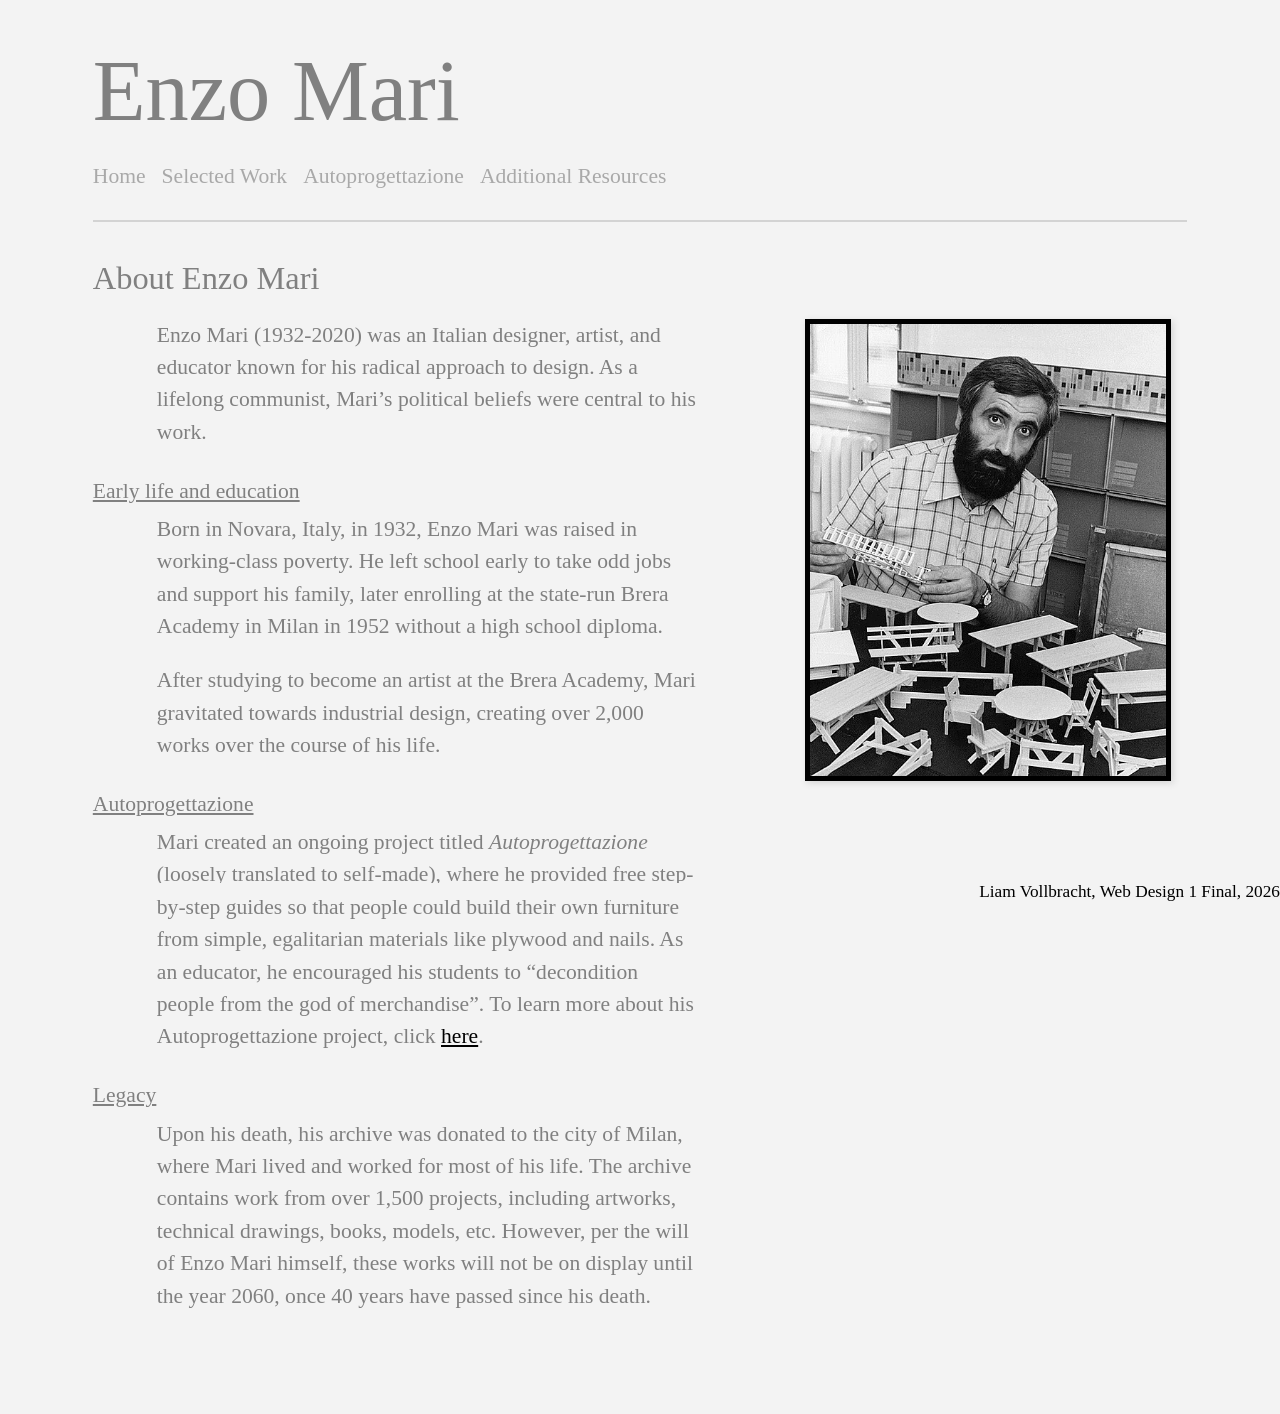
<file: index.html>
<!DOCTYPE html>
<html lang="en">

<head>
  <meta charset="UTF-8">
  <meta name="viewport" content="width=device-width, initial-scale=1.0">
  <title>Enzo Mari - Home</title>
  <link rel="stylesheet" href="reset.css">
  <link rel="stylesheet" href="main.css">
</head>

<body>
  <div class="wrapper">

    <header>
      <h1>Enzo Mari</h1>
    </header>



    <nav>
      <ul>
        <li><a href="index.html">Home</a></li>
        <li><a href="selected-work.html">Selected Work</a></li>
        <li><a href="autoprogettazione.html">Autoprogettazione</a></li>
        <li><a href="additional-resources.html">Additional Resources</a></li>
      </ul>
    </nav>


    <main>
      <section class="left-column">
        <h2>About Enzo Mari</h2>
        <img src="images/enzo-mari-1974.jpg" alt="Ezno Mari in 1974" class="pic-right">
        <p>Enzo Mari (1932-2020) was an Italian designer, artist, and educator known for his radical approach to design. As a lifelong communist, Mari’s political beliefs were central to his work.</p>
        <h3>Early life and education</h3>
        <p>Born in Novara, Italy, in 1932, Enzo Mari was raised in working-class poverty. He left school early to take odd jobs and support his family, later enrolling at the state-run Brera Academy in Milan in 1952 without a high school diploma.</p>
        <p>After studying to become an artist at the Brera Academy, Mari gravitated towards industrial design, creating over 2,000 works over the course of his life.</p>
        <h3>Autoprogettazione</h3>
        <p>Mari created an ongoing project titled <i>Autoprogettazione</i> (loosely translated to self-made), where he provided free step-by-step guides so that people could build their own furniture from simple, egalitarian materials like plywood and nails. As an educator, he encouraged his students to “decondition people from the god of merchandise”. To learn more about his Autoprogettazione project, click <a href="autoprogettazione.html">here</a>.</p>
        <h3>Legacy</h3>
        <p>Upon his death, his archive was donated to the city of Milan, where Mari lived and worked for most of his life. The archive contains work from over 1,500 projects, including artworks, technical drawings, books, models, etc. However, per the will of Enzo Mari himself, these works will not be on display until the year 2060, once 40 years have passed since his death. </p>
      </section>
    </main>
    <footer><small>Liam Vollbracht, Web Design 1 Final, 2026</small>
    </footer>



  </div>

</body>
</html>
</file>
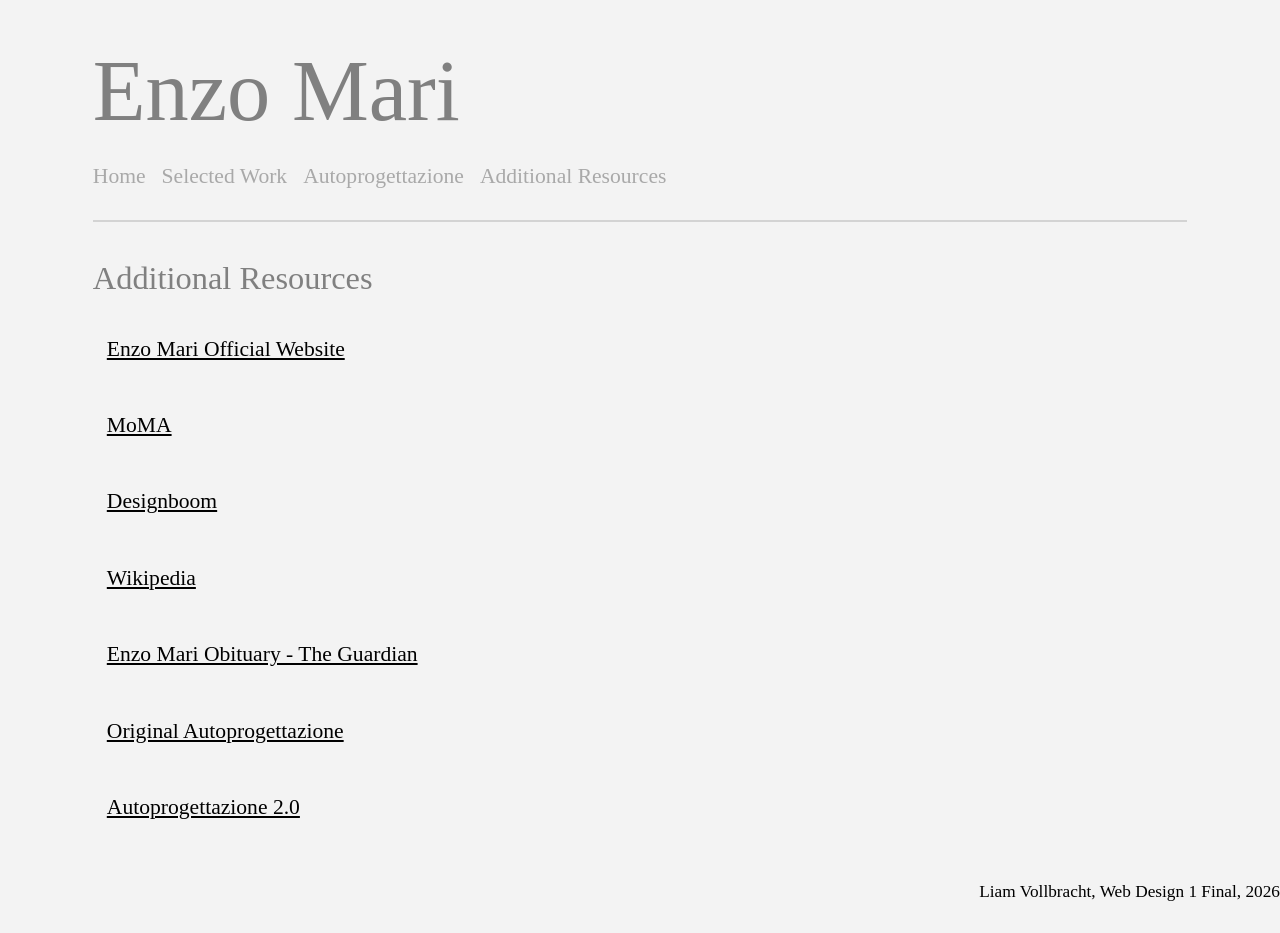
<file: additional-resources.html>
<!DOCTYPE html>
<html lang="en">

<head>
  <meta charset="UTF-8">
  <meta name="viewport" content="width=device-width, initial-scale=1.0">
  <title>Enzo Mari - Additional Resources</title>
  <link rel="stylesheet" href="reset.css">
  <link rel="stylesheet" href="main.css">
</head>

<body>
  <div class="wrapper">

    <header>
      <h1>Enzo Mari</h1>
    </header>



    <nav>
      <ul>
        <li><a href="index.html">Home</a></li>
        <li><a href="selected-work.html">Selected Work</a></li>
        <li><a href="autoprogettazione.html">Autoprogettazione</a></li>
        <li><a href="additional-resources.html">Additional Resources</a></li>
      </ul>
    </nav>

       <main>
      <section class="left-column">
        <h2>Additional Resources</h2>
        <ul>
          <li><a href="https://enzomari.com">Enzo Mari Official Website </a></li>
          <li><a href="https://www.moma.org/artists/3766-enzo-mari">MoMA </a></li>
          <li><a href="https://www.designboom.com/tag/enzo-mari/">Designboom</a></li>
          <li><a href="https://en.wikipedia.org/wiki/Enzo_Mari">Wikipedia</a></li>
          <li><a href="https://www.theguardian.com/artanddesign/2020/nov/01/enzo-mari-obituary">Enzo Mari Obituary - The Guardian</a></li>
          <li><a href="https://www.are.na/block/15966672">Original Autoprogettazione</a></li>
          <li><a href="https://www.domusweb.it/en/news/2012/04/11/autoprogettazione-2-0-on-display.html">Autoprogettazione 2.0</a></li>
        </ul>
      </section>

    </main>
    <footer><small>Liam Vollbracht, Web Design 1 Final, 2026</small>
    </footer>



  </div>

</body>
</html>
</file>
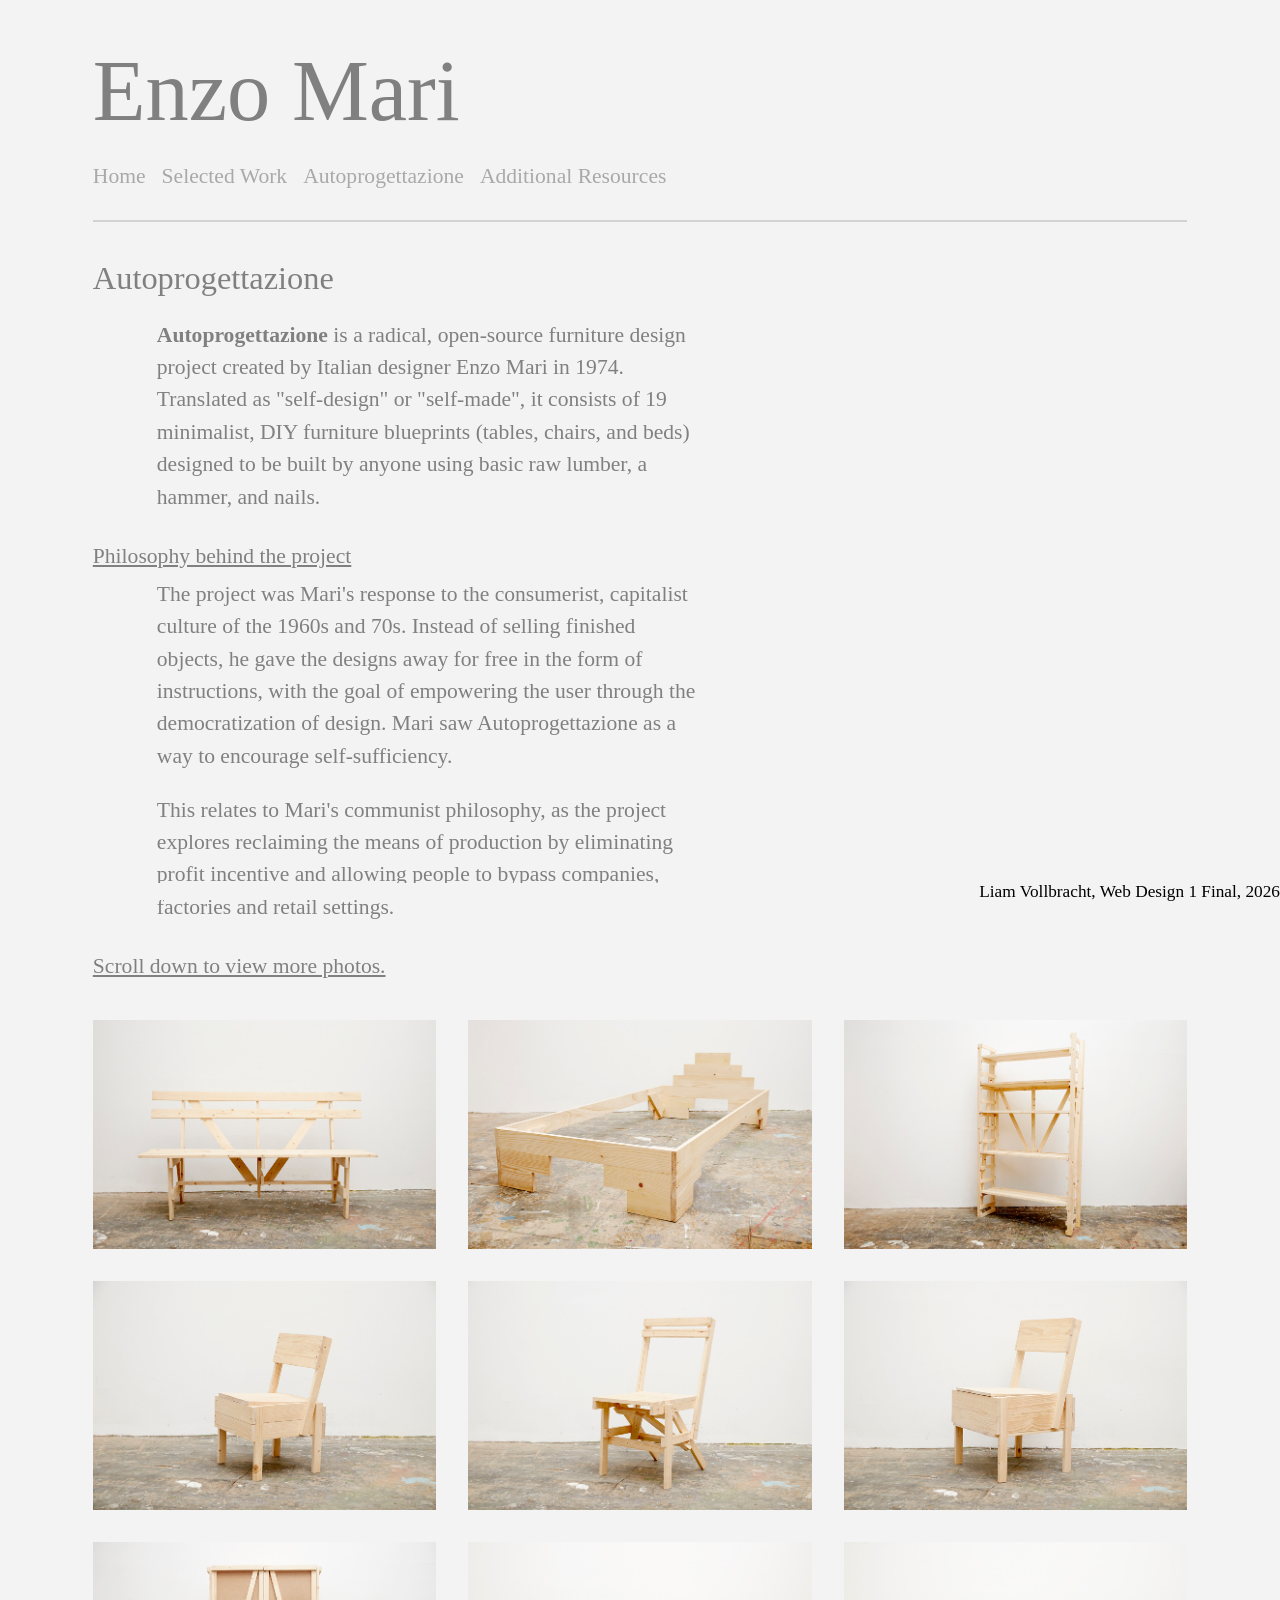
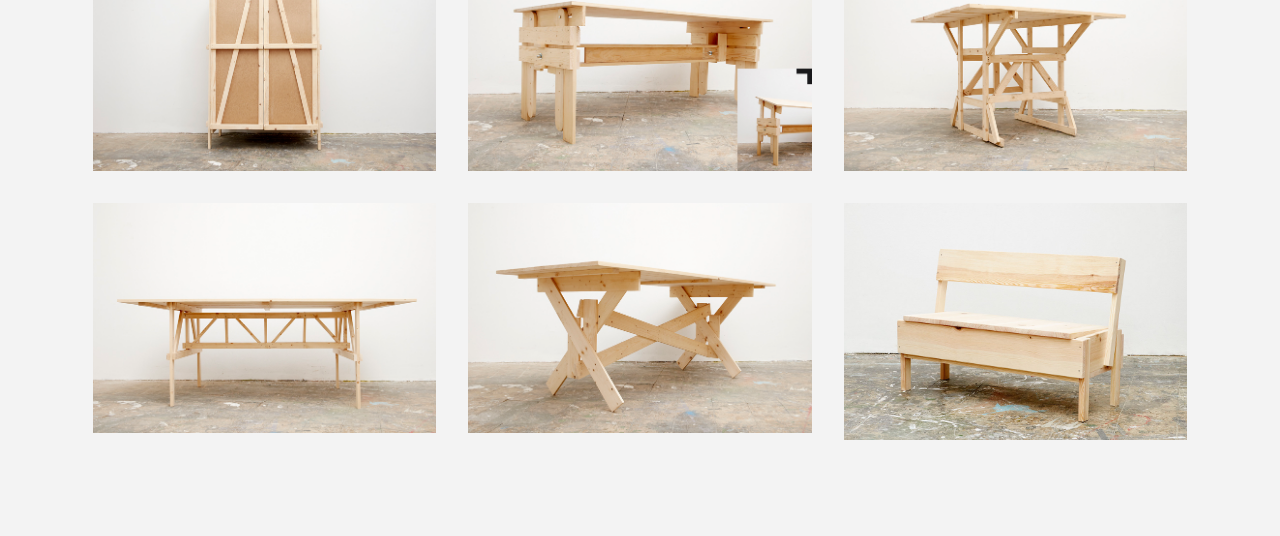
<file: autoprogettazione.html>
<!DOCTYPE html>
<html lang="en">

<head>
  <meta charset="UTF-8">
  <meta name="viewport" content="width=device-width, initial-scale=1.0">
  <title>Enzo Mari - Autoprogettazione</title>
  <link rel="stylesheet" href="reset.css">
  <link rel="stylesheet" href="main.css">
</head>

<body>
  <div class="wrapper">

    <header>
      <h1>Enzo Mari</h1>
    </header>



    <nav>
      <ul>
        <li><a href="index.html">Home</a></li>
        <li><a href="selected-work.html">Selected Work</a></li>
        <li><a href="autoprogettazione.html">Autoprogettazione</a></li>
        <li><a href="additional-resources.html">Additional Resources</a></li>
      </ul>
    </nav>

<main>
      <section class="left-column">
        <h2>Autoprogettazione</h2>
        <p><strong>Autoprogettazione</strong> is a radical, open-source furniture design project created by Italian designer Enzo Mari in 1974. Translated as "self-design" or "self-made", it consists of 19 minimalist, DIY furniture blueprints (tables, chairs, and beds) designed to be built by anyone using basic raw lumber, a hammer, and nails.</p>
        <h3>Philosophy behind the project</h3>
        <p>The project was Mari's response to the consumerist, capitalist culture of the 1960s and 70s. Instead of selling finished objects, he gave the designs away for free in the form of instructions, with the goal of empowering the user through the democratization of design. Mari saw Autoprogettazione as a way to encourage self-sufficiency. </p>
        <p>This relates to Mari's communist philosophy, as the project explores reclaiming the means of production by eliminating profit incentive and allowing people to bypass companies, factories and retail settings.</p>
        <h3> Scroll down to view more photos.</h3>
      </section>

<section class="gallery">
  <img src="images/autoprogettazione/autoprogettazione1.jpg" alt="autoprogettazione 1">
  <img src="images/autoprogettazione/autoprogettazione2.jpg" alt="autoprogettazione 2">
  <img src="images/autoprogettazione/autoprogettazione3.jpg" alt="autoprogettazione 3">
  <img src="images/autoprogettazione/autoprogettazione4.jpg" alt="autoprogettazione 4">
  <img src="images/autoprogettazione/autoprogettazione5.jpg" alt="autoprogettazione 5">
  <img src="images/autoprogettazione/autoprogettazione6.jpg" alt="autoprogettazione 6">
  <img src="images/autoprogettazione/autoprogettazione7.jpg" alt="autoprogettazione 7">
  <img src="images/autoprogettazione/autoprogettazione8.jpg" alt="autoprogettazione 8">
  <img src="images/autoprogettazione/autoprogettazione9.jpg" alt="autoprogettazione 9">
  <img src="images/autoprogettazione/autoprogettazione10.jpg" alt="autoprogettazione 10">
  <img src="images/autoprogettazione/autoprogettazione11.jpg" alt="autoprogettazione 11">
  <img src="images/autoprogettazione/autoprogettazione12.jpg" alt="autoprogettazione 12">


</section>

    </main>
    <footer><small>Liam Vollbracht, Web Design 1 Final, 2026</small>
    </footer>



</div>
</body>
</html>
</file>
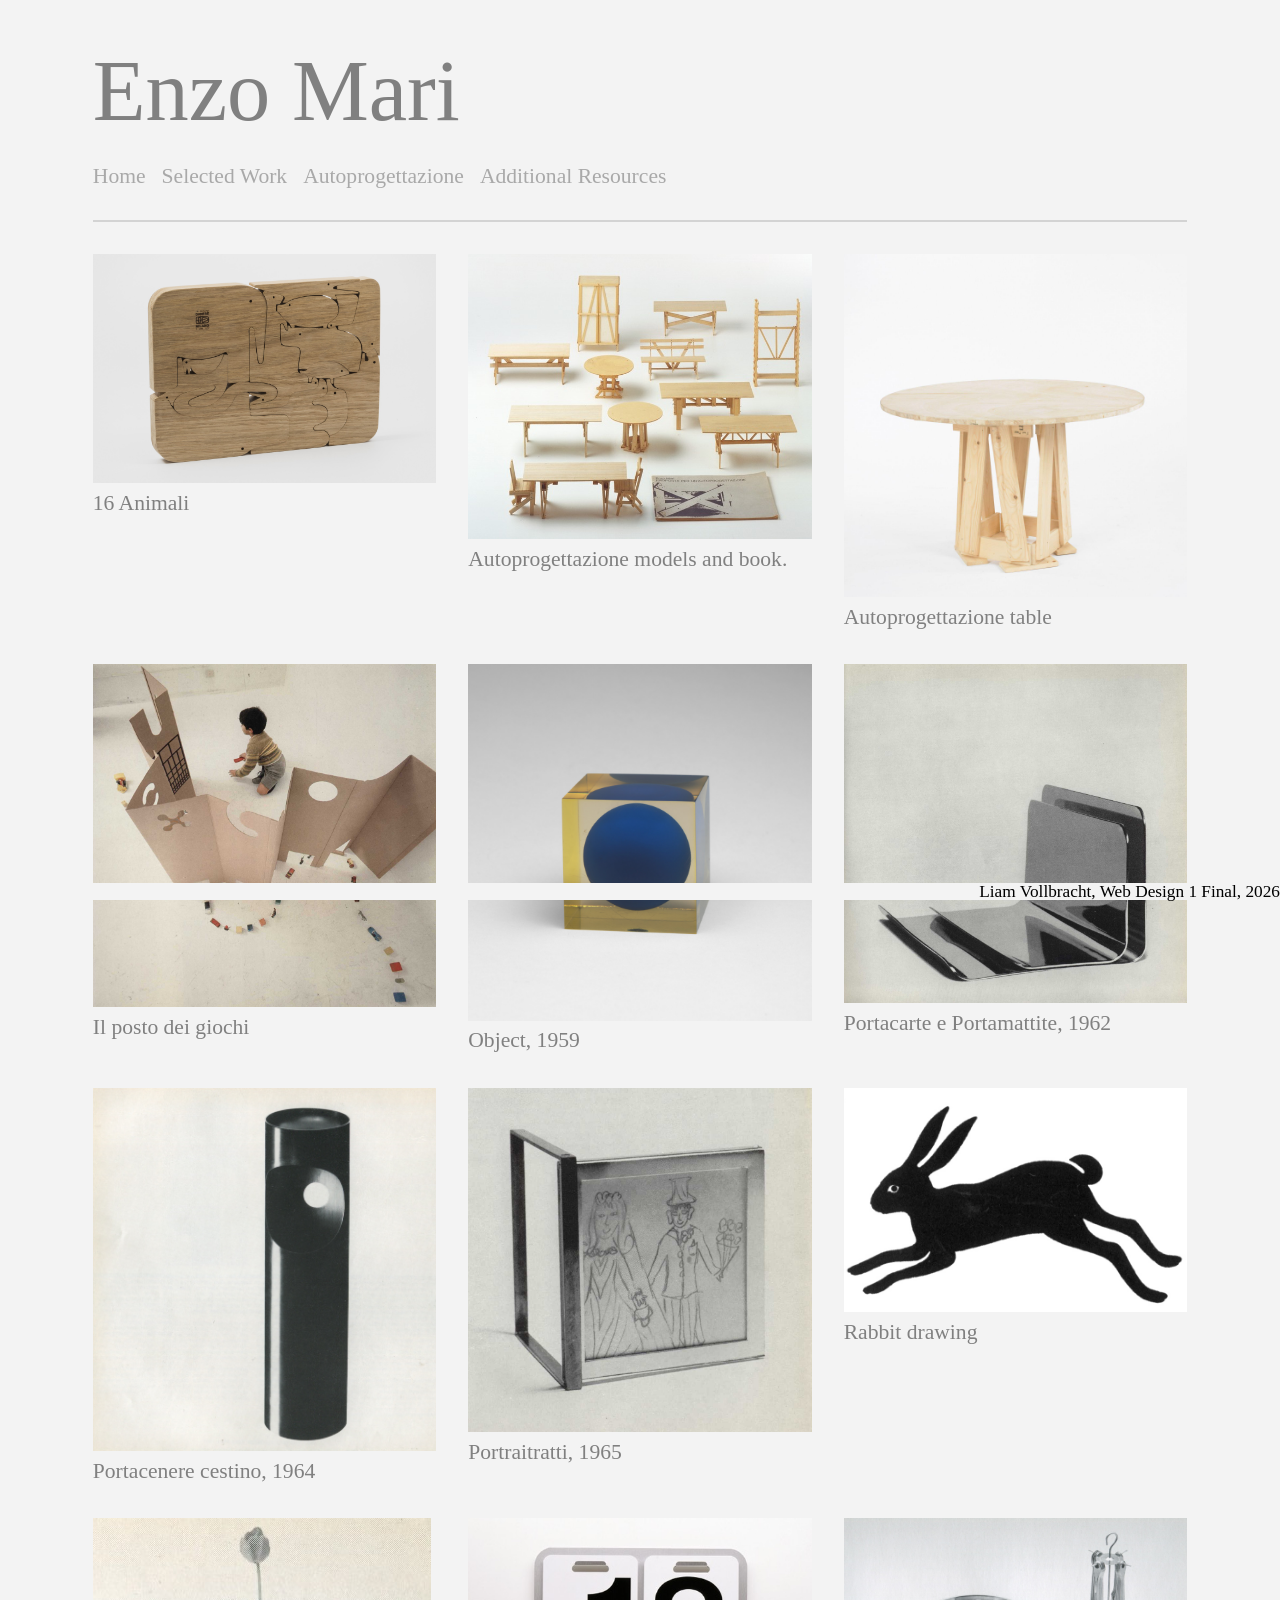
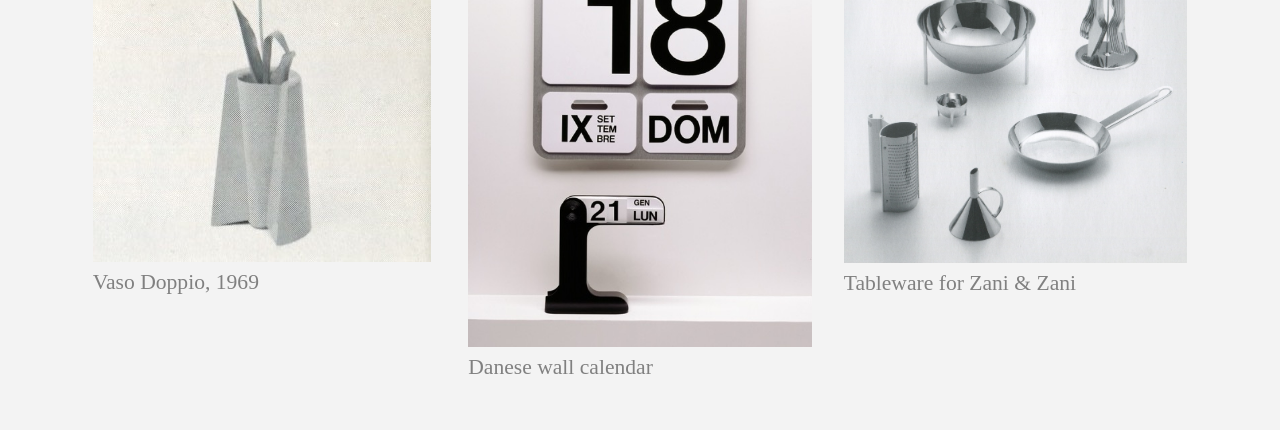
<file: selected-work.html>
<!DOCTYPE html>
<html lang="en">

<head>
  <meta charset="UTF-8">
  <meta name="viewport" content="width=device-width, initial-scale=1.0">
  <title>Enzo Mari - Selected Work</title>
  <link rel="stylesheet" href="reset.css">
  <link rel="stylesheet" href="main.css">
</head>

<body>
  <div class="wrapper">

    <header>
      <h1>Enzo Mari</h1>
    </header>



    <nav>
      <ul>
        <li><a href="index.html">Home</a></li>
        <li><a href="selected-work.html">Selected Work</a></li>
        <li><a href="autoprogettazione.html">Autoprogettazione</a></li>
        <li><a href="additional-resources.html">Additional Resources</a></li>
      </ul>
  </nav>

  <section class="gallery">
          <figure><img src="images/16-animali.jpg" alt="16 Animali">
              <figcaption>16 Animali</figcaption>
            </figure>
          <figure><img src="images/autoprogettazione-models.jpg" alt="Autoprogettazione models and book.">
            <figcaption>Autoprogettazione models and book.</figcaption>  
            </figure>
          <figure><img src="images/autoprogettazione-table.jpg" alt="Autoprogettazione table">
              <figcaption>Autoprogettazione table</figcaption>
            </figure>
          <figure><img src="images/il-posto-dei-giochi-1961.jpg" alt="Il posto dei giochi">
            <figcaption>Il posto dei giochi</figcaption>
            </figure>
          <figure><img src="images/object-1959.png" alt="Object, 1959">
            <figcaption>Object, 1959</figcaption>
            </figure>
          <figure><img src="images/portacarte-e-portamattite-1962.jpg" alt="Portacarte e Portamattite, 1962">
            <figcaption>Portacarte e Portamattite, 1962</figcaption>
            </figure>
          <figure><img src="images/portacenere-cestino-1964.jpeg" alt="Portacenere cestino, 1964">
            <figcaption>Portacenere cestino, 1964</figcaption>
            </figure>
          <figure><img src="images/portaritratti-1965.jpg" alt="Portraitratti, 1965">
            <figcaption>Portraitratti, 1965</figcaption>
            </figure>
          <figure><img src="images/rabbit-drawing.jpg" alt="Rabbit drawing">
            <figcaption>Rabbit drawing</figcaption>
          </figure>
          <figure><img src="images/vaso-doppio-1969.jpeg" alt="Vaso Doppio, 1969">
            <figcaption>Vaso Doppio, 1969</figcaption>
            </figure>
          <figure><img src="images/wall-calendar-for-denese.jpg" alt="Danese wall calendar">
            <figcaption>Danese wall calendar</figcaption>
            </figure>
          <figure><img src="images/zani-n-zani-1986.jpg" alt="">
            <figcaption>Tableware for Zani & Zani</figcaption>
            </figure>
</section>

<footer><small>Liam Vollbracht, Web Design 1 Final, 2026</small>
    </footer>

</div>
</body>
</html>
</file>
<file: main.css>
body {
  font-family:'Times New Roman', Times, serif;
  background-color: #f3f3f3;
  color: gray;
  font-size: 135%;
  width: 95%;
  margin: 0 auto;
}

.wrapper {
  max-width: 90%;
  margin: 1rem auto 1rem auto;

}

header {
  padding: 2rem 0 2rem 0;
  text-align: left;
}

header h1 {
  font-family: 'Times New Roman', Times, serif;
  font-weight: normal;
  font-size: 400%;
 
}

nav {
  margin-bottom: 2rem;
  padding-bottom: 1rem;
  border-bottom: 2px solid lightgray
}

nav ul {
  display: flex;
  flex-wrap: wrap;
}

nav li {

  list-style-type: none;
  margin-right: 1rem;
  margin-bottom: 1rem
}

.title {
display: flex;
justify-content: left;
}

nav a {
  color: darkgray;
  font-weight: 500;
  text-decoration: none;
}

nav a:hover {
 font-style: italic;
}

main {
  display: grid;
  grid-template-columns: 3fr;
  padding-bottom: 2rem;
}

main a {
  color: black;
}

.left-column {
  line-height: 1.5;
  padding: 0 1rem 2rem 0;
}

.left-column h2 {
  font-weight: normal;
  font-size: 150%;
  padding-bottom: 1rem;

}

.left-column h3 {
  font-weight: normal;
  text-decoration: underline;
  line-height: 2;
}

.left-column p {
  max-width: 50%;
  margin-left: 4rem;
}

.left-column ul {
  display: table-row;
  flex-wrap: wrap;
  justify-content: left;
}

.left-column li {
  text-decoration: underline 2px solid black;
  list-style-type: none;
  margin-right: 0.5rem;
  margin-bottom: 1rem;
}

.left-column ul a {
  text-decoration: underline;
  display: inline-block;
  padding: 4px 4px;
  margin: 10px;
}

.pic-right {
  float: right;
  box-shadow: 2px 2px 7px lightgray;
  border: 5px solid black;
  margin: 0 0 3rem 3rem;
  max-width: 33%;
}

img {
  max-width: 100%;
}

footer {
  background-color: #f3f3f3;
  color: black;
  position: fixed;
  bottom: 0;
  left: 0;
  width: 100%;
  text-align: right;
  font-size: 80%;
}

.gallery {
  display: grid;
  grid-template-columns: 1fr 1fr 1fr;
  gap: 2rem;
  margin-bottom: 3rem;
}

.gallery img {
  max-height: 600px;
}

.gallery figcaption {
  line-height: 1.4;
}
</file>
